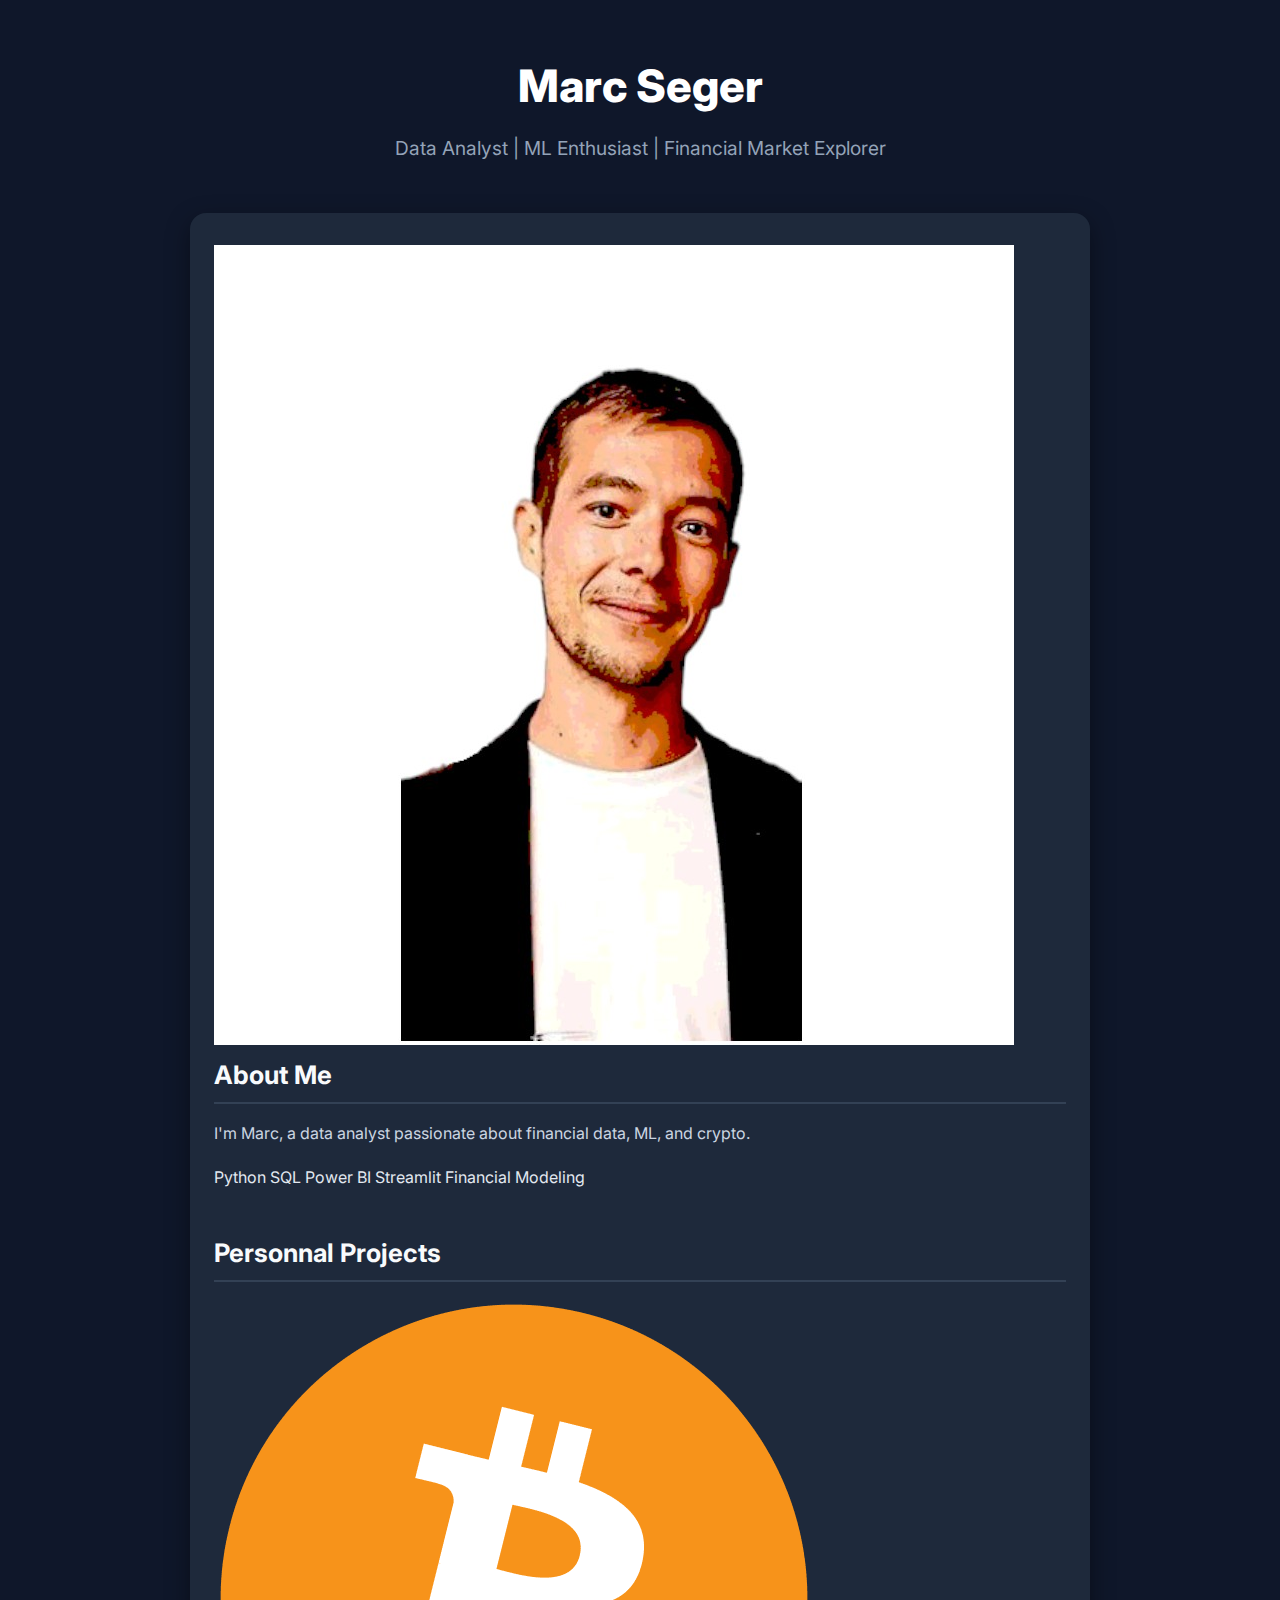
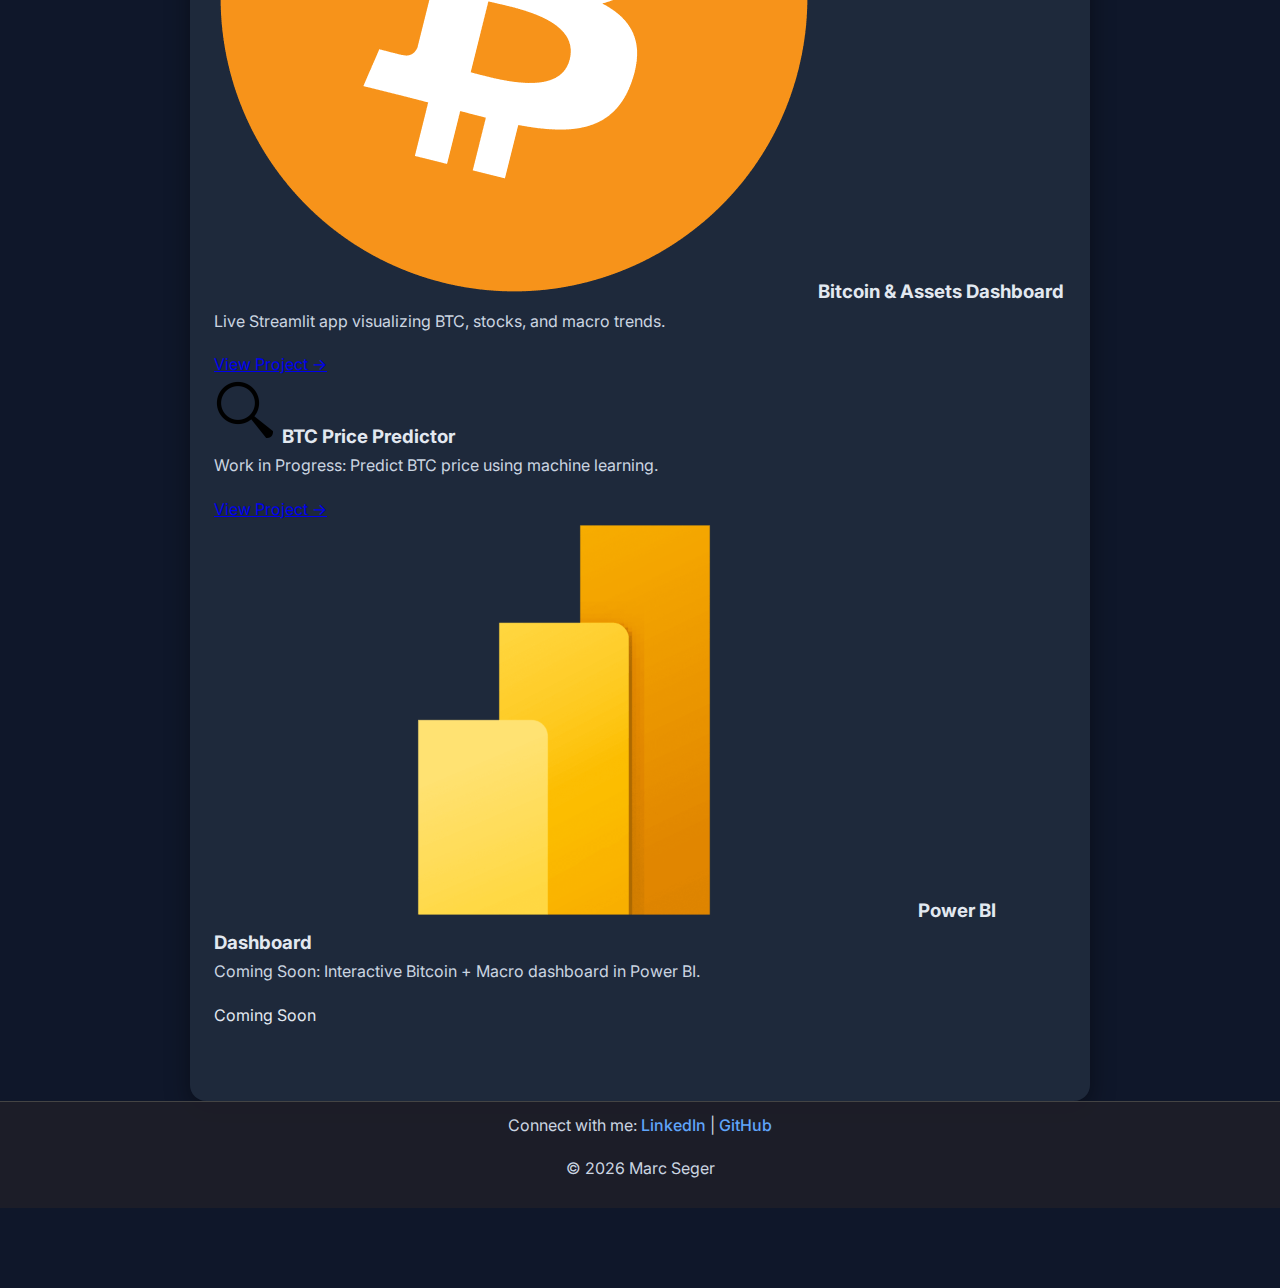
<file: index.html>
<!DOCTYPE html>
<html lang="en">
<head>
  <meta charset="UTF-8" />
  <meta name="viewport" content="width=device-width, initial-scale=1.0" />
  <title>Marc Seger | Portfolio</title>
  <meta name="description" content="Marc Seger's Data Portfolio – Bitcoin, machine learning, and financial dashboards." />
  <link rel="stylesheet" href="style.css" />
  <link rel="icon" href="images/favicon.ico" type="image/x-icon" />
  <link href="https://fonts.googleapis.com/css2?family=Inter:wght@400;600;800&display=swap" rel="stylesheet">
</head>
<body>

  <!-- Hero Section -->
  <header class="hero">
    <div class="container">
      <h1>Marc Seger</h1>
      <p>Data Analyst | ML Enthusiast | Financial Market Explorer</p>
    </div>
  </header>

  <!-- Main Content -->
  <main class="container">

    <!-- About Section -->
    <section class="about">
      <img src="images/profile.jpg" alt="Marc Seger" class="profile-pic" />
      <div>
        <h2>About Me</h2>
        <p>I'm Marc, a data analyst passionate about financial data, ML, and crypto.</p>
        <div class="tags">
          <span>Python</span>
          <span>SQL</span>
          <span>Power BI</span>
          <span>Streamlit</span>
          <span>Financial Modeling</span>
        </div>
      </div>
    </section>

    <!-- Projects Section -->
    <section>
      <h2>Personnal Projects</h2>
      <div class="projects">
        <div class="card">
          <h3><img src="images/btc_icon.png" class="icon" alt="Bitcoin icon"> Bitcoin & Assets Dashboard</h3>
          <p>Live Streamlit app visualizing BTC, stocks, and macro trends.</p>
          <a href="bitcoin-dashboard.html">View Project →</a>
        </div>
        <div class="card">
          <h3><img src="images/search_icon.png" class="icon" alt="Magnifying glass"> BTC Price Predictor</h3>
          <p>Work in Progress: Predict BTC price using machine learning.</p>
          <a href="bitcoin-price-predictor.html">View Project →</a>
        </div>
        <div class="card">
          <h3><img src="images/powerbi_icon.png" class="icon" alt="Power BI icon"> Power BI Dashboard</h3>
          <p>Coming Soon: Interactive Bitcoin + Macro dashboard in Power BI.</p>
          <span class="coming-soon">Coming Soon</span>
        </div>
      </div>
    </section>
  </main>


  <!-- Footer -->
  <footer>
    <p>Connect with me: 
      <a href="https://www.linkedin.com/in/marc-seger-62942368/" target="_blank">LinkedIn</a> | 
      <a href="https://github.com/Marc-Seger" target="_blank">GitHub</a>
    </p>
    <p>&copy; <span id="year"></span> Marc Seger</p>
  </footer>

  <!-- Script -->
  <script>
    document.getElementById("year").textContent = new Date().getFullYear();
  </script>
</body>
</html>
</file>
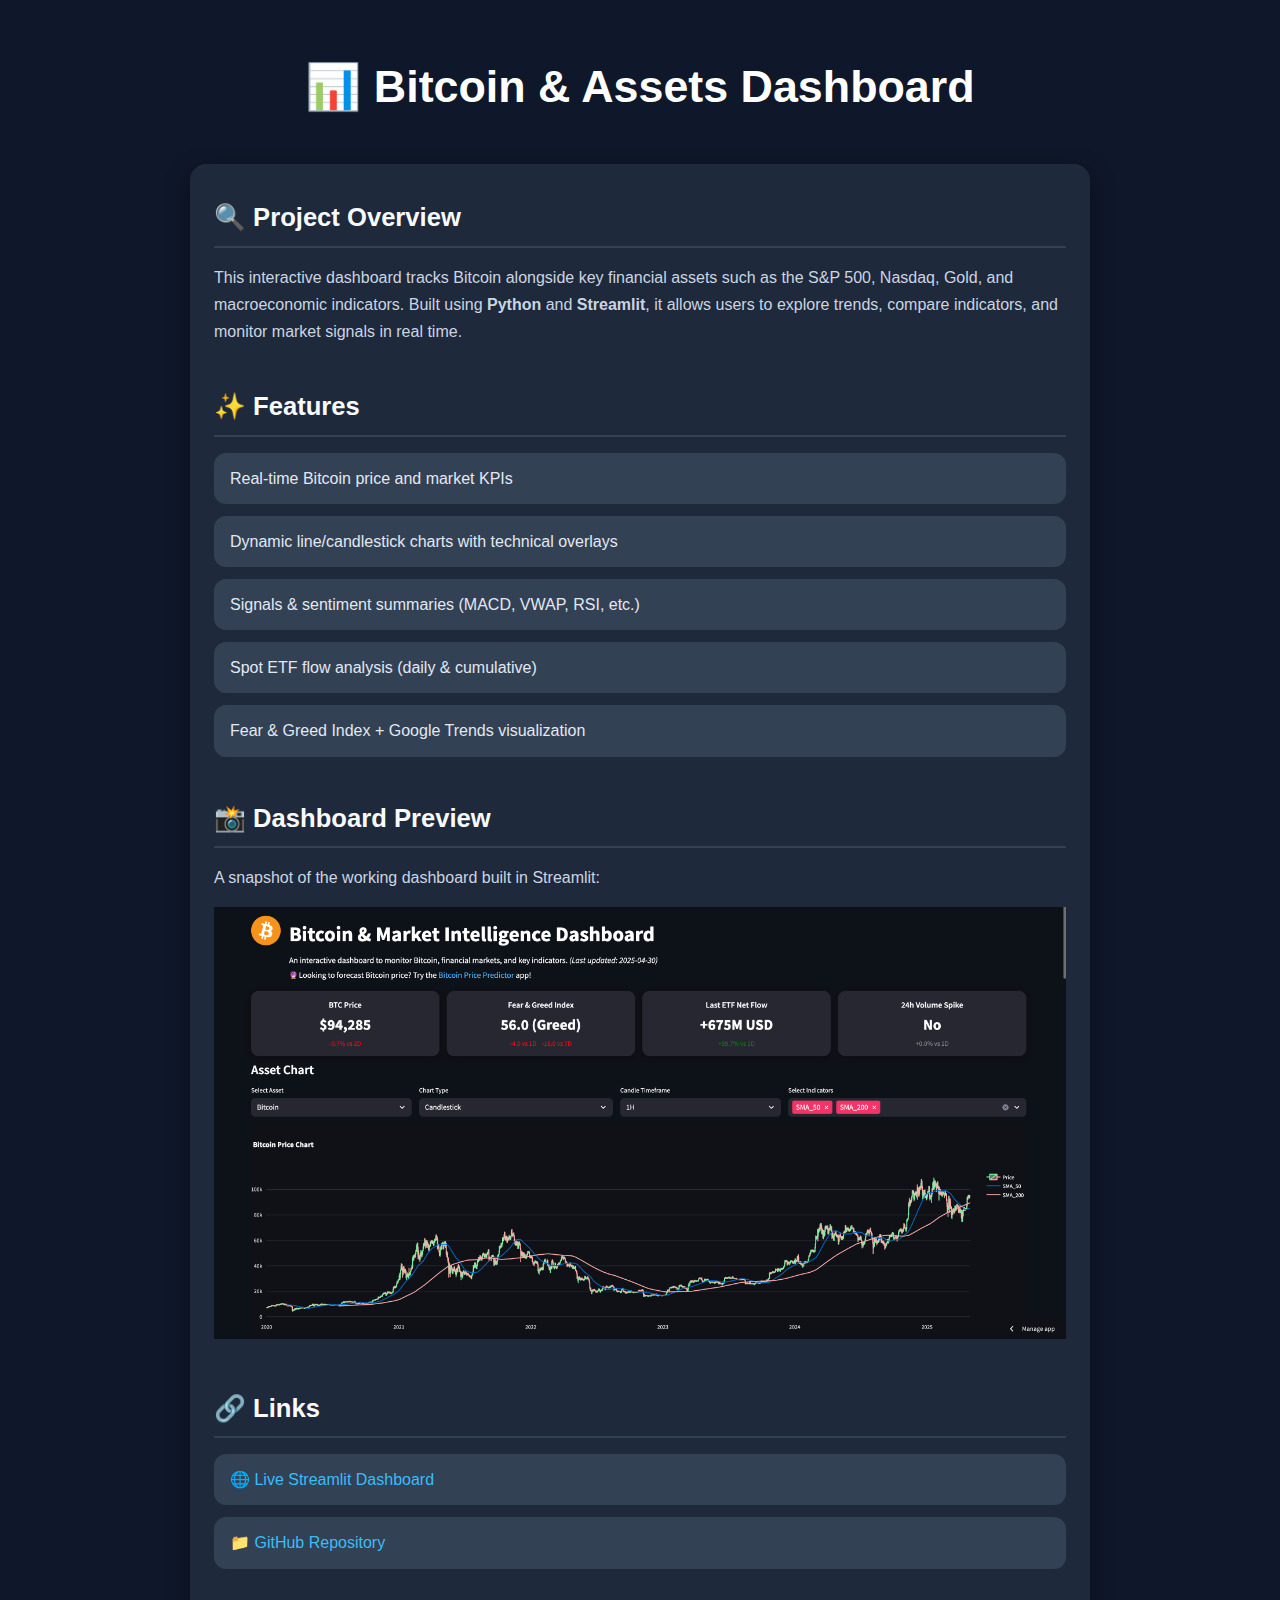
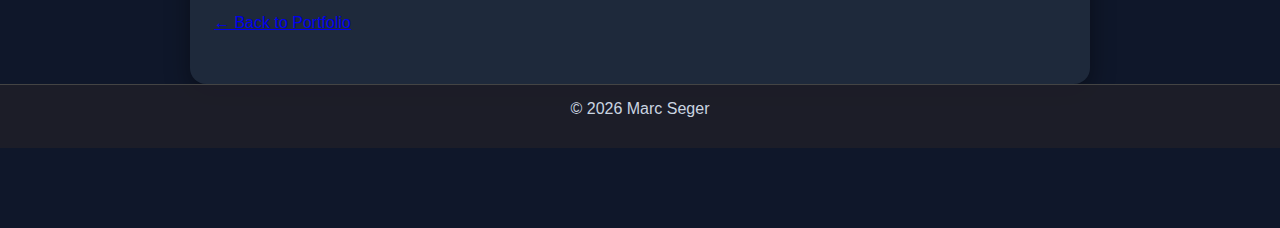
<file: bitcoin-dashboard.html>
<!DOCTYPE html>
<html lang="en">
<head>
    <meta charset="UTF-8">
    <meta name="viewport" content="width=device-width, initial-scale=1.0">
    <title>Bitcoin & Market Dashboard | Marc Seger</title>
    <meta name="description" content="Interactive Bitcoin & market dashboard built with Python, Streamlit, and financial data APIs.">
    <link rel="stylesheet" href="style.css">
</head>
<body>
    <header>
        <h1>📊 Bitcoin & Assets Dashboard</h1>
    </header>
    <main>
        <section>
            <h2>🔍 Project Overview</h2>
            <p>This interactive dashboard tracks Bitcoin alongside key financial assets such as the S&P 500, Nasdaq, Gold, and macroeconomic indicators. Built using <strong>Python</strong> and <strong>Streamlit</strong>, it allows users to explore trends, compare indicators, and monitor market signals in real time.</p>
        </section>
        <section>
            <h2>✨ Features</h2>
            <ul>
                <li>Real-time Bitcoin price and market KPIs</li>
                <li>Dynamic line/candlestick charts with technical overlays</li>
                <li>Signals & sentiment summaries (MACD, VWAP, RSI, etc.)</li>
                <li>Spot ETF flow analysis (daily & cumulative)</li>
                <li>Fear & Greed Index + Google Trends visualization</li>
            </ul>
        </section>
        <section>
            <h2>📸 Dashboard Preview</h2>
            <p>A snapshot of the working dashboard built in Streamlit:</p>
            <img src="images/btc_dashboard_mockup.png" alt="Bitcoin and financial markets dashboard preview" style="max-width:100%;height:auto;">
        </section>
        <section>
            <h2>🔗 Links</h2>
            <ul>
                <li><a href="https://bitcoin-market-dashboard.streamlit.app/" target="_blank">🌐 Live Streamlit Dashboard</a></li>
                <li><a href="https://github.com/Marc-Seger/bitcoin-market-dashboard" target="_blank">📁 GitHub Repository</a></li>
            </ul>
        </section>
        <p><a href="index.html">← Back to Portfolio</a></p>
    </main>
    <footer>
        <p>&copy; <span id="year"></span> Marc Seger</p>
    </footer>
    <script>
        document.getElementById("year").textContent = new Date().getFullYear();
    </script>
</body>
</html>
</file>
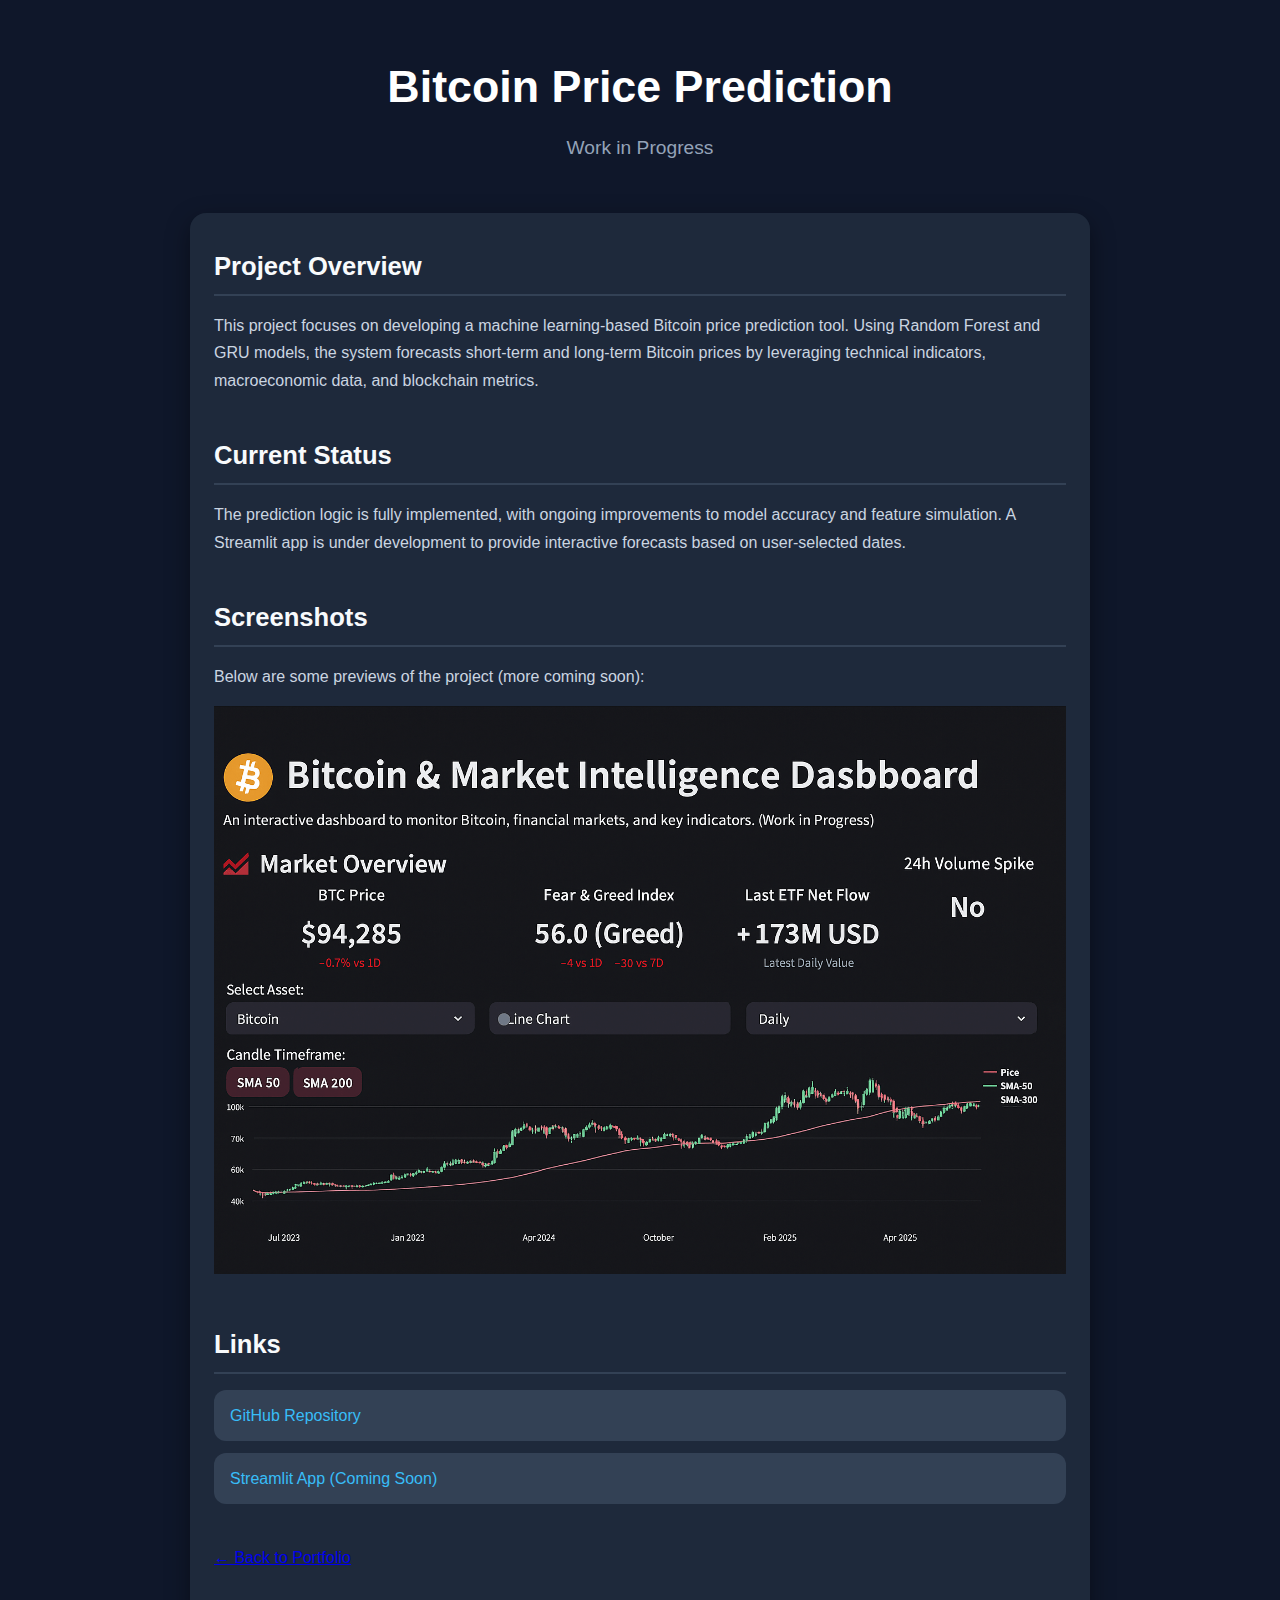
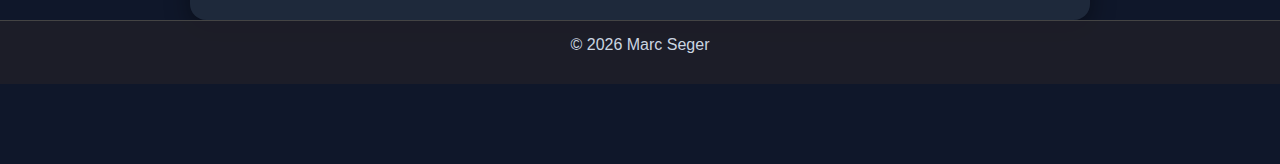
<file: bitcoin-price-predictor.html>
<!DOCTYPE html>
<html lang="en">
<head>
    <meta charset="UTF-8">
    <meta name="viewport" content="width=device-width, initial-scale=1.0">
    <title>Bitcoin Price Predictor | Marc Seger</title>
    <link rel="stylesheet" href="style.css">
</head>
<body>
    <header>
        <h1>Bitcoin Price Prediction</h1>
        <p>Work in Progress</p>
    </header>
    <main>
        <section>
            <h2>Project Overview</h2>
            <p>This project focuses on developing a machine learning-based Bitcoin price prediction tool. Using Random Forest and GRU models, the system forecasts short-term and long-term Bitcoin prices by leveraging technical indicators, macroeconomic data, and blockchain metrics.</p>
        </section>
        <section>
            <h2>Current Status</h2>
            <p>The prediction logic is fully implemented, with ongoing improvements to model accuracy and feature simulation. A Streamlit app is under development to provide interactive forecasts based on user-selected dates.</p>
        </section>
        <section>
            <h2>Screenshots</h2>
            <p>Below are some previews of the project (more coming soon):</p>
            <img src="images/btc_predictor_mockup.png" alt="Bitcoin price prediction app screenshot with date selector and forecast" style="max-width:100%;height:auto;">
        </section>
        <section>
            <h2>Links</h2>
            <ul>
                <li><a href="https://github.com/Marc-Seger/bitcoin-price-prediction" target="_blank">GitHub Repository</a></li>
                <li><a href="#">Streamlit App (Coming Soon)</a></li>
            </ul>
        </section>
        <p><a href="index.html">← Back to Portfolio</a></p>
    </main>
    <footer>
        <p>&copy; <span id="year"></span> Marc Seger</p>
    </footer>
    <script>
        document.getElementById("year").textContent = new Date().getFullYear();
    </script>
</body>
</html>
</file>
<file: style.css>
/* === Reset & Base === */
* {
    margin: 0;
    padding: 0;
    box-sizing: border-box;
  }
  
  body {
    font-family: 'Inter', sans-serif;
    background-color: #0f172a; /* dark slate */
    color: #e2e8f0; /* light gray text */
    line-height: 1.7;
    padding-bottom: 80px;
    font-size: 16px;
  }
  
  /* === Header === */
  header {
    background-color: transparent;
    text-align: center;
    padding: 48px 20px 32px;
  }
  
  header h1 {
    font-size: 2.8rem;
    font-weight: 800;
    color: #ffffff;
    margin-bottom: 0.5rem;
  }
  
  header p {
    font-size: 1.2rem;
    color: #94a3b8;
  }
  
  /* === Main Container === */
  main {
    max-width: 900px;
    margin: 0 auto;
    padding: 32px 24px;
    background-color: #1e293b;
    border-radius: 16px;
    box-shadow: 0 8px 24px rgba(0,0,0,0.4);
  }
  
  /* === Sections === */
  section {
    margin-bottom: 40px;
  }
  
  h2 {
    font-size: 1.6rem;
    color: #f8fafc;
    margin-bottom: 16px;
    border-bottom: 2px solid #334155;
    padding-bottom: 6px;
  }
  
  /* === Paragraphs === */
  p {
    font-size: 1rem;
    color: #cbd5e1;
    margin-bottom: 1rem;
  }
  
  /* === Project Links === */
  ul {
    list-style: none;
    padding: 0;
  }
  
  ul li {
    background-color: #334155;
    margin-bottom: 12px;
    padding: 12px 16px;
    border-radius: 12px;
    transition: background-color 0.3s;
  }
  
  ul li:hover {
    background-color: #475569;
  }
  
  ul li a {
    color: #38bdf8;
    font-weight: 500;
    text-decoration: none;
  }
  
  ul li a:hover {
    text-decoration: underline;
  }
  
  /* === Footer === */
  footer {
    background-color: rgba(30, 30, 40, 0.9);  /* darker and less opaque */
    color: #ccc;
    text-align: center;
    padding: 10px 20px;
    font-size: 0.9rem;
    position: relative;  /* change from fixed to relative */
    bottom: 0;
    width: 100%;
    border-top: 1px solid #444;
    backdrop-filter: none; /* remove blur if it hides content */
}

  
  /* === Footer Links === */
  footer a {
    color: #60a5fa;
    text-decoration: none;
    font-weight: 500;
  }
  
  footer a:hover {
    text-decoration: underline;
  }
</file>
